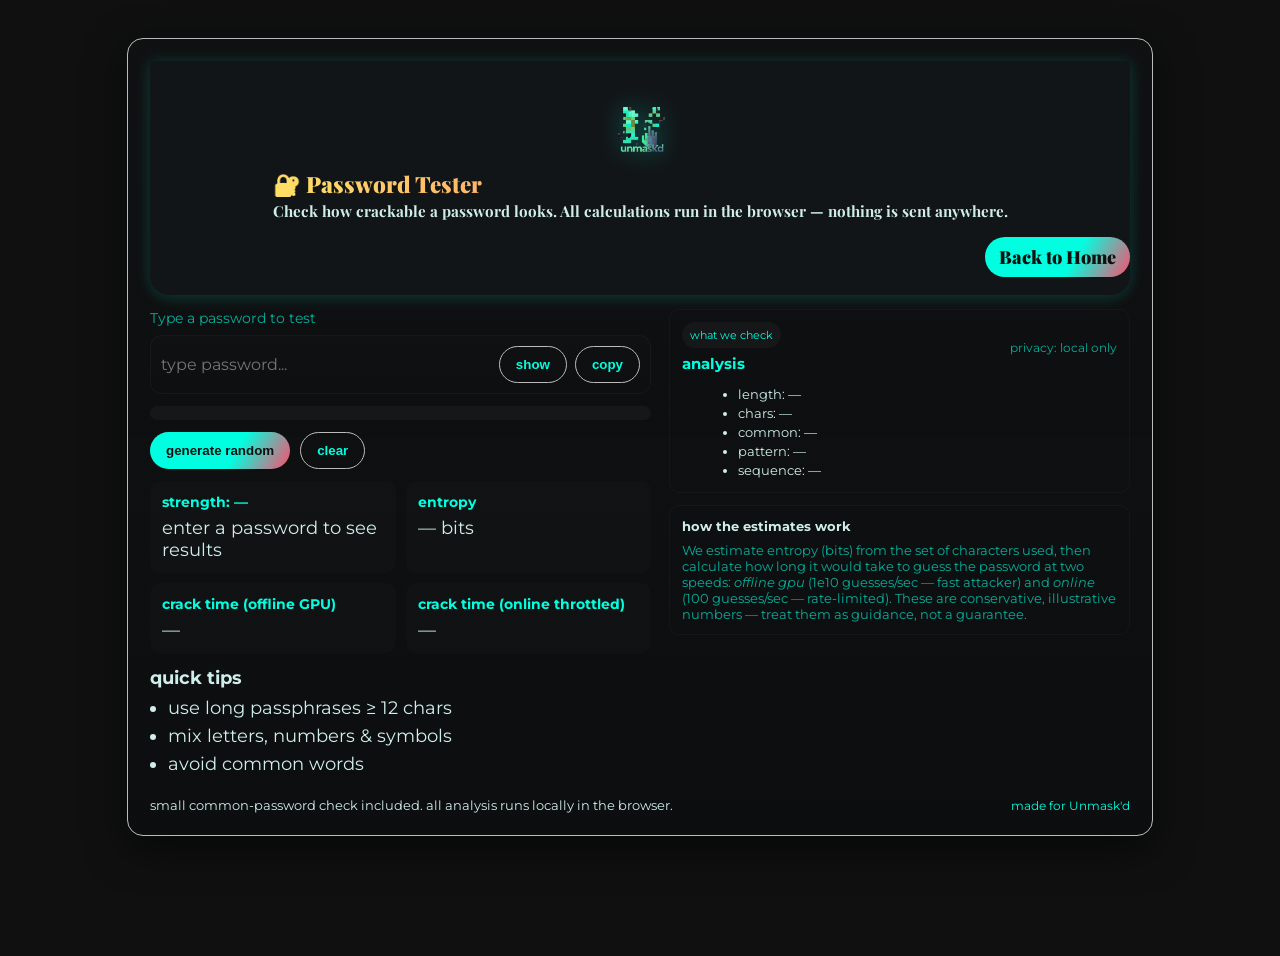
<file: passwordtester.html>
<!doctype html>
<html lang="en">
<head>
  <meta charset="utf-8" />
  <meta name="viewport" content="width=device-width,initial-scale=1" />
  <title>Unmask'd — Password Tester</title>

  <!-- Use the site's shared styles so this page matches the rest of the site -->
  <link href="https://fonts.googleapis.com/css2?family=Montserrat:wght@900;700&family=Open+Sans:wght@400;700&family=Playfair+Display:wght@700&display=swap" rel="stylesheet">
  <link rel="stylesheet" href="style.css">

  <style>
    /* Page-specific layout that uses your site's variables from style.css */
    :root {
      /* fallback values if style.css doesn't expose them exactly */
      --page-max: 980px;
      --tester-gap: 18px;
    }

    html,body{height:100%; margin:0;}
    body {
      background: var(--section-bg, #0f1724);
      color: #fff;
      font-family: var(--ivy-sans, 'Open Sans', Arial, sans-serif);
      -webkit-font-smoothing:antialiased;
      -moz-osx-font-smoothing:grayscale;
      padding: 28px 18px;
      display: flex;
      justify-content: center;
      align-items: flex-start;
    }

    .tester-wrap {
      width: 100%;
      max-width: var(--page-max);
      margin: 10px auto 48px auto;
      background: linear-gradient(180deg, rgba(16,17,18,0.98), rgba(12,13,14,0.96));
      border-radius: 16px;
      padding: 22px;
      box-shadow: 0 12px 40px rgba(0,0,0,0.6), 0 0 30px rgba(0,255,224,0.03);
      border: 1px solid var(--window-border, #222);
    }

    /* Header (consistant with main site) */
    .tester-header {
      display:flex;
      gap:16px;
      align-items:center;
      margin-bottom: 12px;
    }
    .tester-header .logo {
      height:56px;
      width:auto;
      filter: drop-shadow(0 0 12px #00ffe055);
    }
    .tester-header .title-block {
      display:flex;
      flex-direction:column;
    }
    .tester-header h1 {
      margin:0;
      font-family: var(--ivy-serif, 'Playfair Display', serif);
      font-size:1.4rem;
      font-weight:900;
      color: var(--neon-mint, #00ffe0);
    }
    .tester-header p.desc {
      margin:4px 0 0 0;
      color: #cfeee9;
      font-size:0.95rem;
    }

    /* Layout */
    .row {
      display:flex;
      gap: var(--tester-gap);
      align-items:flex-start;
      flex-wrap:wrap;
      margin-top:14px;
    }
    .left { flex:1 1 360px; min-width:280px; }
    .right { flex:1 1 320px; min-width:260px; }

    label.small { font-size:0.9rem; color: var(--neon-mint-alpha, #00ffe0aa); display:block; margin-bottom:8px; }

    .inputwrap {
      background: linear-gradient(180deg, rgba(255,255,255,0.01), rgba(255,255,255,0.005));
      border-radius: 12px;
      padding:10px;
      display:flex;
      gap:8px;
      align-items:center;
      border: 1px solid rgba(255,255,255,0.03);
    }
    input[type="password"], input[type="text"]{
      background:transparent; border:0; outline:0; color:inherit; font-size:16px; width:100%;
      padding:6px 0;
      font-family: var(--ivy-sans, 'Open Sans', Arial, sans-serif);
    }

    .controls { display:flex; gap:10px; margin-top:12px; flex-wrap:wrap; }
    .btn { display:inline-block; background: var(--gradient, linear-gradient(120deg,#00ffe0 60%,#ff4d6d 100%)); color:#101010; font-weight:900; padding:10px 16px; border-radius:999px; border:none; cursor:pointer; text-decoration:none; }
    .btn.ghost { background:transparent; border:1.5px solid var(--window-border,#222); color:var(--neon-mint,#00ffe0); box-shadow:none; }

    .meter { height:14px; background: rgba(255,255,255,0.03); border-radius:10px; overflow:hidden; margin-top:12px; }
    .meter > i { display:block; height:100%; width:0; transition: width 700ms cubic-bezier(.2,.9,.3,1); background: linear-gradient(90deg,#ff7a7a,#ffd66d); }

    .stats { margin-top:12px; display:flex; gap:10px; flex-wrap:wrap; }
    .stat { background: rgba(255,255,255,0.01); padding:12px; border-radius:10px; flex:1 1 140px; min-width:120px; color:#cfeee9; }
    .stat b { display:block; color:var(--neon-mint,#00ffe0); margin-bottom:6px; font-size:14px; }

    .tips { margin-top:14px; color:#cfeee9; }
    .tips ul { margin:8px 0 0 18px; padding:0; }
    .tips li { margin:6px 0; }

    .right .card { background:transparent; padding:12px; border-radius:10px; border:1px solid rgba(255,255,255,0.03); margin-bottom:12px; color:#cfeee9; }
    .badge { font-size:11px; padding:6px 8px; border-radius:999px; background:rgba(255,255,255,0.03); color:var(--neon-mint); display:inline-block; }

    .footer { display:flex; justify-content:space-between; align-items:center; margin-top:16px; gap:12px; color:#cfeee9; font-size:13px; flex-wrap:wrap; }

    /* Back to home button align top right on larger screens */
    .back-home {
      display:inline-block;
      margin-left:auto;
      text-decoration:none;
      padding:8px 14px;
      border-radius:999px;
      background:var(--gradient, linear-gradient(120deg,#00ffe0 60%,#ff4d6d 100%));
      color:#101010;
      font-weight:900;
    }

    @media (max-width:840px){
      .tester-header { flex-direction:column; align-items:flex-start; gap:8px; }
      .back-home { margin-left:0; }
      .row { flex-direction:column; }
    }
  </style>
</head>
<body>
  <main class="tester-wrap" role="main" aria-labelledby="title">
    <header class="tester-header" role="banner">
      <img src="images/new logo.png" alt="Unmask'd Logo" class="logo" />
      <div class="title-block">
        <h1 id="title">🔐 Password Tester</h1>
        <p class="desc">Check how crackable a password looks. All calculations run in the browser — nothing is sent anywhere.</p>
      </div>

      <!-- Return to Home -->
      <a href="index.html" class="back-home" aria-label="Back to Home">Back to Home</a>
    </header>

    <div class="row">
      <!-- left column -->
      <div class="left">
        <label class="small" for="pwd">Type a password to test</label>
        <div class="inputwrap" role="group" aria-labelledby="pwd">
          <input id="pwd" type="password" autocomplete="new-password" placeholder="type password..." aria-describedby="strengthLabel" />
          <button id="toggle" class="btn ghost" title="show/hide" aria-pressed="false">show</button>
          <button id="copy" class="btn ghost" title="copy password">copy</button>
        </div>

        <div class="meter" aria-hidden="true"><i id="meterbar" style="width:0%"></i></div>

        <div class="controls" role="group" aria-label="options">
          <button class="btn" id="randomBtn">generate random</button>
          <button class="btn ghost" id="clearBtn">clear</button>
        </div>

        <div class="stats" aria-live="polite">
          <div class="stat">
            <b id="strengthLabel">strength: —</b>
            <div id="strengthNote">enter a password to see results</div>
          </div>
          <div class="stat">
            <b>entropy</b>
            <div id="entropy">— bits</div>
          </div>
          <div class="stat">
            <b>crack time (offline GPU)</b>
            <div id="crackFast">—</div>
          </div>
          <div class="stat">
            <b>crack time (online throttled)</b>
            <div id="crackSlow">—</div>
          </div>
        </div>

        <div class="tips" aria-live="polite">
          <strong>quick tips</strong>
          <ul id="adviceList">
            <li>use long passphrases ≥ 12 chars</li>
            <li>mix letters, numbers & symbols</li>
            <li>avoid common words or repeated patterns</li>
          </ul>
        </div>
      </div>

      <!-- right column -->
      <aside class="right" aria-label="analysis">
        <div class="card" role="region" aria-labelledby="analysisTitle">
          <div style="display:flex;justify-content:space-between;align-items:center">
            <div>
              <div class="badge">what we check</div>
              <h2 id="analysisTitle" style="margin:6px 0 0 0;font-size:15px;color:var(--neon-mint)">analysis</h2>
            </div>
            <div style="text-align:right;color:var(--neon-mint-alpha, #00ffe0aa);font-size:12px">privacy: local only</div>
          </div>

          <ul id="checks" style="margin:12px 0 0 16px;color:#cfeee9;font-size:13px;line-height:1.45">
            <li id="check-length">length: —</li>
            <li id="check-chars">character variety: —</li>
            <li id="check-common">common password check: —</li>
            <li id="check-pattern">pattern / repeats: —</li>
            <li id="check-sequence">keyboard/sequence: —</li>
          </ul>
        </div>

        <div class="card" style="margin-top:12px">
          <div style="color:#cfeee9;font-size:13px">
            <strong>how the estimates work</strong>
            <p style="margin:8px 0 0 0;color:var(--neon-mint-alpha, #00ffe0aa)">We estimate entropy (bits) from the set of characters used, then calculate how long it would take to guess the password at two speeds: <em>offline gpu</em> (1e10 guesses/sec — fast attacker) and <em>online</em> (100 guesses/sec — rate-limited). These are conservative, illustrative numbers — treat them as guidance, not a guarantee.</p>
          </div>
        </div>
      </aside>
    </div>

    <div class="footer">
      <div class="note">small common-password check included. all analysis runs locally in the browser.</div>
      <div style="font-size:12px;color:var(--neon-mint)">made for Unmask'd</div>
    </div>
  </main>

  <script>
  /*
    Password tester logic (same behavior as your provided page)
    Runs fully in-browser, no network requests.
  */
  (function(){
    const pwdInput = document.getElementById('pwd');
    const meterBar = document.getElementById('meterbar');
    const strengthLabel = document.getElementById('strengthLabel');
    const strengthNote = document.getElementById('strengthNote');
    const entropyEl = document.getElementById('entropy');
    const crackFast = document.getElementById('crackFast');
    const crackSlow = document.getElementById('crackSlow');
    const adviceList = document.getElementById('adviceList');
    const checks = {
      length: document.getElementById('check-length'),
      chars: document.getElementById('check-chars'),
      common: document.getElementById('check-common'),
      pattern: document.getElementById('check-pattern'),
      seq: document.getElementById('check-sequence')
    };

    const randomBtn = document.getElementById('randomBtn');
    const clearBtn = document.getElementById('clearBtn');
    const toggle = document.getElementById('toggle');
    const copyBtn = document.getElementById('copy');

    toggle.addEventListener('click', () => {
      const showing = pwdInput.type === 'text';
      pwdInput.type = showing ? 'password' : 'text';
      toggle.textContent = showing ? 'show' : 'hide';
      toggle.setAttribute('aria-pressed', String(!showing));
    });

    copyBtn.addEventListener('click', () => {
      navigator.clipboard?.writeText(pwdInput.value).then(()=> {
        const prev = copyBtn.textContent;
        copyBtn.textContent = 'copied';
        setTimeout(()=> copyBtn.textContent = prev,1200);
      }).catch(()=> {
        // ignore
      });
    });

    clearBtn.addEventListener('click', ()=> {
      pwdInput.value = '';
      update();
    });

    randomBtn.addEventListener('click', ()=> {
      pwdInput.value = generateRandomPass(14);
      update();
    });

    const commonPasswords = [
      "123456","password","123456789","12345678","qwerty","abc123","111111","iloveyou","admin","welcome",
      "password1","1234","letmein","monkey","dragon","passw0rd","master"
    ];

    function generateRandomPass(len=12){
      const chars = "abcdefghijklmnopqrstuvwxyzABCDEFGHIJKLMNOPQRSTUVWXYZ0123456789!@#$%^&*()-_=+[]{};:,.<>?";
      let s = '';
      for (let i=0;i<len;i++) s += chars[Math.floor(Math.random()*chars.length)];
      return s;
    }

    pwdInput.addEventListener('input', update);
    update();

    function update(){
      const pw = pwdInput.value || '';
      if (!pw) {
        meterBar.style.width = '0%';
        strengthLabel.textContent = 'strength: —';
        strengthNote.textContent = 'enter a password to see results';
        entropyEl.textContent = '— bits';
        crackFast.textContent = '—';
        crackSlow.textContent = '—';
        Object.values(checks).forEach(el => el.textContent = el.id.replace('check-','') + ': —');
        renderSuggestions(['use long passphrases ≥ 12 chars','mix letters, numbers & symbols','avoid common words']);
        return;
      }

      const hasLower = /[a-z]/.test(pw);
      const hasUpper = /[A-Z]/.test(pw);
      const hasDigit = /[0-9]/.test(pw);
      const hasSymbol = /[^A-Za-z0-9]/.test(pw);
      const hasUnicode = /[^\x00-\x7F]/.test(pw);

      let poolSize = 0;
      if (hasLower) poolSize += 26;
      if (hasUpper) poolSize += 26;
      if (hasDigit) poolSize += 10;
      if (hasSymbol) poolSize += 32;
      if (hasUnicode) poolSize += 100;

      const len = pw.length;
      checks.length.textContent = `length: ${len} char${len===1?'':'s'}`;
      checks.chars.textContent = `character variety: ${hasLower? 'lower ':''
        }${hasUpper? 'upper ':''}${hasDigit? 'digits ':''}${hasSymbol? 'symbols ':''}`.trim() || 'none';

      const entropy = poolSize > 1 ? (len * Math.log2(poolSize)) : 0;
      entropyEl.textContent = `${Math.round(entropy)} bits`;

      let strength = 'very weak';
      const e = entropy;
      if (commonPasswords.includes(pw.toLowerCase())) {
        strength = 'very weak';
      } else if (e < 28) {
        strength = 'very weak';
      } else if (e < 36) {
        strength = 'weak';
      } else if (e < 60) {
        strength = 'moderate';
      } else if (e < 80) {
        strength = 'strong';
      } else {
        strength = 'very strong';
      }
      strengthLabel.textContent = `strength: ${strength}`;

      const maxEntropy = 100;
      const pct = Math.min(100, Math.round((entropy / maxEntropy) * 100));
      meterBar.style.width = pct + '%';
      if (pct < 25) meterBar.style.background = 'linear-gradient(90deg,#ef4444,#ff7a7a)';
      else if (pct < 50) meterBar.style.background = 'linear-gradient(90deg,#f59e0b,#ffd66d)';
      else if (pct < 75) meterBar.style.background = 'linear-gradient(90deg,#06b6d4,#7dd3fc)';
      else meterBar.style.background = 'linear-gradient(90deg,#10b981,#60a5fa)';

      const guesses = Math.pow(2, entropy);
      const speeds = { offline: 1e10, online: 100 };
      crackFast.textContent = formatDuration(guesses / speeds.offline);
      crackSlow.textContent = formatDuration(guesses / speeds.online);

      checks.common.textContent = commonPasswords.includes(pw.toLowerCase()) ? 'common password: yes — avoid' : 'common password: not in small list';
      checks.pattern.textContent = detectPatterns(pw) ? 'pattern / repeats: detected' : 'pattern / repeats: none detected';
      checks.seq.textContent = detectSequence(pw) ? 'sequence: likely' : 'sequence: none';

      const suggestions = generateSuggestions(pw, {len, hasLower, hasUpper, hasDigit, hasSymbol});
      renderSuggestions(suggestions);
    }

    function formatDuration(seconds){
      if (!isFinite(seconds) || seconds <= 0) return 'instantly';
      const units = [
        {s: 31557600, name:'years'},
        {s: 86400, name:'days'},
        {s: 3600, name:'hours'},
        {s: 60, name:'minutes'},
        {s: 1, name:'seconds'}
      ];
      for (const u of units){
        const v = Math.floor(seconds / u.s);
        if (v >= 1) return `${v} ${u.name}`;
      }
      return 'less than a second';
    }

    function detectPatterns(s){
      if (/^(.)\1+$/.test(s)) return true;
      for (let size=1; size<=Math.floor(s.length/2); size++){
        let chunk = s.slice(0,size);
        if (chunk.repeat(Math.floor(s.length/size)) === s) return true;
      }
      if (/qwerty|asdf|zxcv|1234|4321/.test(s.toLowerCase())) return true;
      return false;
    }

    function detectSequence(s){
      const seqs = [
        'abcdefghijklmnopqrstuvwxyz',
        '0123456789',
        'qwertyuiopasdfghjklzxcvbnm'
      ];
      const lower = s.toLowerCase();
      for (const seq of seqs){
        for (let i=0;i<seq.length-2;i++){
          const piece = seq.substr(i,3);
          if (lower.includes(piece)) return true;
          const rev = piece.split('').reverse().join('');
          if (lower.includes(rev)) return true;
        }
      }
      return false;
    }

    function generateSuggestions(pw, props){
      const s = [];
      if (commonPasswords.includes(pw.toLowerCase())) s.push('this is a very common password — pick something unique');
      if (props.len < 12) s.push('use at least 12 characters; passphrases are easier to remember');
      if (!props.hasUpper) s.push('add some uppercase letters');
      if (!props.hasDigit) s.push('add numbers (e.g., separate words with a number)');
      if (!props.hasSymbol) s.push('add a symbol or punctuation for extra entropy');
      if (detectPatterns(pw)) s.push('avoid repeated patterns or short repeated chunks');
      if (detectSequence(pw)) s.push('avoid obvious sequences like "1234" or "abcd"');
      if (s.length === 0) s.push('looks solid — consider a password manager to store it safely');
      return s;
    }

    function renderSuggestions(list){
      adviceList.innerHTML = '';
      list.forEach(it=>{
        const li = document.createElement('li');
        li.textContent = it;
        adviceList.appendChild(li);
      });
    }

    // prevent Enter from submitting form or navigating
    document.addEventListener('keydown', (e)=>{
      if (e.key === 'Enter' && document.activeElement === pwdInput) {
        e.preventDefault();
      }
    });

  })();
  </script>
</body>
</html>
</file>
<file: style.css>
:root {
  --window-border: #bbbbbb;
  --side-nav-bg: rgba(24, 28, 32, 0.93);
  --status-bg: #181c1eeb;
  --status-txt: #fff;
  --window-titlebar-bg: #131619ec;
  --window-titlebar-txt: #00ffe0;
  --gradient: linear-gradient(120deg, #00ffe0 60%, #ff4d6d 100%);
  --neon-mint: #00ffe0;
  --neon-mint-alpha: #00ffe0aa;
  --neon-pink: #ff4d6d;
  --neon-yellow: #ffe066;
  --ivy-serif: 'Playfair Display', Georgia, serif;
  --ivy-sans: 'Montserrat', 'Open Sans', Arial, sans-serif;
  --card-bg: #181c1e;
  --section-bg: #101010;
}

body {
  min-height: 100vh;
  margin: 0;
  background: var(--section-bg);
  color: #fff;
  font-family: var(--ivy-sans);
  font-size: 18px;
}

.container {
  width: 100vw;
  max-width: 100vw;
  margin: 0;
  padding: 0 24px;
  background: transparent;
}

header,
.unmaskd-header {
  position: relative;
  background: var(--window-titlebar-bg);
  color: var(--window-titlebar-txt);
  font-family: var(--ivy-serif);
  font-weight: 700;
  box-shadow: 0 2px 16px #00ffe033;
  border-radius: 0 0 20px 20px;
  padding: 38px 0 18px 0;
  min-height: 80px;
  max-width: 2000px;
  margin: 0 auto;
  display: flex;
  flex-direction: column;
  align-items: center;
}

.header-logo {
  position: static;
  left: unset;
  top: unset;
  transform: none;
  height: 90px;
  width: auto;
  margin: 0 auto 12px auto;
  display: block;
  filter: drop-shadow(0 0 24px #00ffe066);
  z-index: 2;
}

.header-title-block {
  display: flex;
  flex-direction: column;
  align-items: center;
  justify-content: center;
  width: 100%;
}

.header-title {
  display: flex;
  align-items: center;
  justify-content: center;
  margin: 0;
  font-size: 3.2rem;
  font-weight: 900;
  letter-spacing: 2px;
  text-align: center;
  flex-wrap: wrap;
  width: 100%;
  word-break: break-word;
  line-height: 1.1;
}

.title-gradient,
header .title-gradient,
.hero-title-glow,
h1,
.main-heading {
  background: linear-gradient(90deg, #ffe066, #ff4d6d, #00ffe0, #ffe066);
  background-size: 300% 300%;
  -webkit-background-clip: text;
  -webkit-text-fill-color: transparent;
  animation: titleGradientMove 6s ease-in-out infinite;
  font-weight: 900;
  text-align: center;
  word-break: break-word;
  line-height: 1.18;
}

.title-mint {
  color: #00ffe0;
  font-weight: 900;
  margin-left: 10px;
}

.header-tagline {
  font-size: 1.35rem;
  font-weight: 500;
  margin-top: 14px;
  color: #ffe066;
  letter-spacing: 1px;
  text-align: center;
  width: 100%;
  word-break: break-word;
}

@keyframes titleGradientMove {
  0% { background-position: 0% 50%; }
  50% { background-position: 100% 50%; }
  100% { background-position: 0% 50%; }
}

nav {
  background: var(--side-nav-bg);
  border-radius: 12px;
  box-shadow: 0 2px 24px #00ffe022;
  margin: 24px 0;
  padding: 12px 0;
  position: sticky;
  top: 0;
  z-index: 99;
}
nav ul {
  display: flex;
  gap: 32px;
  justify-content: center;
  list-style: none;
  margin: 0;
  padding: 0;
}
nav a {
  color: var(--neon-mint);
  font-weight: 700;
  text-decoration: none;
  font-size: 1.08rem;
  padding: 6px 18px;
  border-radius: 8px;
  transition: background 0.18s, color 0.18s;
}
nav a:hover,
nav a.active {
  background: var(--gradient);
  color: #101010;
}

section {
  min-height: 80vh;
  padding: 64px 0;
  box-sizing: border-box;
  background: transparent;
  opacity: 0;
  transform: translateY(60px) scale(0.98);
  transition: opacity 0.7s cubic-bezier(.45, .05, .55, .95), transform 0.7s cubic-bezier(.45, .05, .55, .95);
  margin-bottom: 32px;
  border-radius: 0;
  box-shadow: none;
  text-align: center;
  width: 100%;
  word-break: break-word;
}
section.visible {
  opacity: 1;
  transform: translateY(0) scale(1);
}

h1,
.main-heading {
  font-family: var(--ivy-serif);
  font-size: 2.3rem;
  font-weight: 900;
  margin-bottom: 0.2em;
  text-align: center;
  width: 100%;
  word-break: break-word;
  line-height: 1.18;
}

/* TRIANGLE GRID FOR TOOL CARDS (2 top, 1 below centered) */
.tool-card-grid.triangle {
  display: grid;
  grid-template-columns: 1fr 1fr;
  grid-template-rows: auto auto;
  gap: 32px 64px;
  justify-content: center;
  align-items: stretch;
  margin: 40px auto 0 auto;
  max-width: 800px;
  width: 100%;
}
.tool-card-grid.triangle .tool-card:nth-child(3) {
  grid-column: 1 / 3;
  margin: 0 auto !important;
  justify-self: center;
  width: 60%;
  max-width: 330px;
}

@media (max-width: 900px) {
  .tool-card-grid.triangle {
    gap: 24px 16px;
    max-width: 98vw;
  }
  .tool-card-grid.triangle .tool-card:nth-child(3) {
    width: 80%;
  }
}
@media (max-width: 700px) {
  .tool-card-grid.triangle {
    grid-template-columns: 1fr;
    grid-template-rows: auto;
  }
  .tool-card-grid.triangle .tool-card {
    width: 100% !important;
    max-width: 98vw;
  }
  .tool-card-grid.triangle .tool-card:nth-child(3) {
    margin: 0 !important;
    width: 100% !important;
  }
}

/* GRID FOR FOUR CARDS (Digital Defense Hub) */
.tool-card-grid.four {
  display: grid;
  grid-template-columns: 1fr 1fr;
  gap: 32px 64px;
  justify-content: center;
  align-items: stretch;
  margin: 40px auto 0 auto;
  max-width: 900px;
  width: 100%;
}
@media (max-width: 700px) {
  .tool-card-grid.four {
    grid-template-columns: 1fr;
    gap: 24px 0;
    max-width: 98vw;
  }
}

/* CARD BASE STYLING */
.tool-card, .tool-card-link {
  background: var(--card-bg);
  border: 1.5px solid var(--window-border);
  border-radius: 16px;
  padding: 32px 16px 24px 16px;
  color: #fff;
  box-shadow: 0 0 20px #00ffe033;
  transition: box-shadow 0.2s, transform 0.2s;
  text-align: center;
  width: 100%;
  max-width: 330px;
  margin: 0 auto;
  font-size: 1.15rem;
  position: relative;
  cursor: pointer;
  text-decoration: none;
  display: block;
}

.tool-card-link {
  border: 1.5px solid var(--window-border);
}

.tool-card:hover, .tool-card-link:hover {
  box-shadow: 0 0 36px #00ffe099, 0 0 16px #ff4d6d44;
  animation: shakeCard 0.18s 1;
  transform: scale(1.03) translateY(-4px);
}

@keyframes shakeCard {
  0% { transform: translateY(-2px) rotate(-1deg);}
  30% { transform: translateY(2px) rotate(2deg);}
  60% { transform: translateY(-2px) rotate(-1deg);}
  100% { transform: scale(1.03) translateY(-4px);}
}

/* Make cards clickable */
.tool-card-link {
  cursor: pointer;
}

/* Card Headings */
.tool-card h3,
.tool-card h4,
.tool-card-link h3,
.tool-card-link h4 {
  font-family: var(--ivy-serif);
  color: var(--neon-mint);
  margin-bottom: 8px;
  text-align: center;
  font-size: 1.35rem;
  font-weight: 900;
  word-break: break-word;
}

/* Card Emoji/Icon */
.tool-card .icon,
.tool-card-link .icon {
  font-size: 1.8rem;
  margin-right: 8px;
  vertical-align: middle;
}

/* HERO BUTTONS */
.hero-btn-neon,
.slide-cta {
  display: block;
  background: var(--gradient);
  color: #101010;
  font-weight: 900;
  border-radius: 999px;
  padding: 16px 38px;
  box-shadow: 0 0 22px #00ffe0cc, 0 0 10px #ff4d6d77;
  font-size: 1.14rem;
  letter-spacing: 0.04em;
  cursor: pointer;
  text-decoration: none;
  transition: background 0.18s, box-shadow 0.18s, color 0.18s, transform 0.16s;
  text-shadow: 0 0 6px #00ffe0, 0 0 2px #fff;
  margin: 32px auto 0 auto;
  text-align: center;
  max-width: 400px;
  width: 100%;
  box-sizing: border-box;
  border: none;
}

.hero-btn-neon:hover, .slide-cta:hover {
  background: linear-gradient(100deg, #f5a2c7 0%, #ffe066 100%);
  color: #613c7f;
  box-shadow: 0 4px 30px #f5a2c755, 0 0 30px #00ffe0cc;
  transform: scale(1.07) translateY(-2px);
}

/* TRIANGLE GRID FOR JOIN PAGE */
#join .tool-card-grid {
  display: grid;
  grid-template-columns: 1fr 1fr;
  grid-template-rows: auto auto;
  gap: 32px 64px;
  justify-content: center;
  align-items: stretch;
  margin: 40px auto 0 auto;
  max-width: 800px;
  width: 100%;
}
#join .tool-card:nth-child(3) {
  grid-column: 1 / 3;
  margin: 0 auto !important;
  justify-self: center;
  width: 60%;
  max-width: 330px;
}
@media (max-width: 700px) {
  #join .tool-card-grid {
    grid-template-columns: 1fr;
    grid-template-rows: auto;
    gap: 24px 0;
    max-width: 98vw;
  }
  #join .tool-card {
    width: 100% !important;
    max-width: 98vw;
  }
  #join .tool-card:nth-child(3) {
    margin: 0 !important;
    width: 100% !important;
  }
}

/* TRIANGLE GRID FOR INSIGHTS PAGE */
#insights .tool-card-grid {
  display: grid;
  grid-template-columns: 1fr 1fr;
  grid-template-rows: auto auto;
  gap: 32px 64px;
  justify-content: center;
  align-items: stretch;
  margin: 40px auto 0 auto;
  max-width: 800px;
  width: 100%;
}
#insights .tool-card:nth-child(3) {
  grid-column: 1 / 3;
  margin: 0 auto !important;
  justify-self: center;
  width: 60%;
  max-width: 330px;
}
@media (max-width: 700px) {
  #insights .tool-card-grid {
    grid-template-columns: 1fr;
    grid-template-rows: auto;
    gap: 24px 0;
    max-width: 98vw;
  }
  #insights .tool-card {
    width: 100% !important;
    max-width: 98vw;
  }
  #insights .tool-card:nth-child(3) {
    margin: 0 !important;
    width: 100% !important;
  }
}

/* HERO INTRO */
.hero-intro-wide {
  font-size: 1.18rem;
  text-align: center;
  margin-bottom: 32px;
  max-width: 900px;
  margin-left: auto;
  margin-right: auto;
  line-height: 1.6;
  word-break: break-word;
}

/* GLIDE IN FROM BOTTOM ANIMATION */
.glide-bottom {
  opacity: 0;
  transform: translateY(60px);
  animation: glideBottom 1s cubic-bezier(.45,.05,.55,.95) forwards;
}
@keyframes glideBottom {
  0% { opacity: 0; transform: translateY(60px);}
  100% { opacity: 1; transform: translateY(0);}
}

/* Quick Links heading glide in */
.footer-links-title.glide-bottom {
  animation-delay: 0.7s;
}

/* CONTACT ETC */
.contact-wrap {
  display: flex;
  gap: 48px;
  background: var(--section-bg);
  max-width: 900px;
  margin: 48px auto 32px auto;
  border-radius: 24px;
  box-shadow: 0 4px 32px #00ffe033;
  padding: 40px 32px;
  flex-wrap: wrap;
  text-align: left;
}
.contact-form {
  flex: 1.2;
  min-width: 280px;
  background: var(--card-bg);
  border-radius: 16px;
  padding: 32px;
  box-shadow: 0 0 12px #ff4d6d22;
}
.contact-form label {
  display: block;
  font-weight: 700;
  color: var(--neon-mint);
  margin-bottom: 7px;
  font-family: var(--ivy-sans);
}
.contact-form input,
.contact-form textarea {
  width: 100%;
  padding: 11px 12px;
  border-radius: 7px;
  border: 1.5px solid var(--window-border);
  background: #111;
  color: #fff;
  font-size: 1rem;
  margin-bottom: 18px;
  font-family: var(--ivy-sans);
  box-sizing: border-box;
  outline: none;
  transition: border-color 0.2s;
}
.contact-form input:focus,
.contact-form textarea:focus {
  border-color: var(--neon-mint);
}
.contact-form button {
  background: var(--gradient);
  color: #181818;
  font-weight: 800;
  border: none;
  border-radius: 999px;
  padding: 14px 38px;
  font-size: 1.11rem;
  cursor: pointer;
  box-shadow: 0 0 14px #00ffe055, 0 0 8px #ff4d6d33;
  transition: background 0.18s, box-shadow 0.18s, color 0.18s, transform 0.16s;
}
.contact-form button:hover {
  background: linear-gradient(100deg, #f5a2c7 0%, #ffe066 100%);
  color: #613c7f;
  box-shadow: 0 4px 30px #f5a2c755, 0 0 30px #00ffe0cc;
  transform: scale(1.03) translateY(-2px);
}
.contact-info {
  flex: 1;
  min-width: 230px;
  background: #161616;
  border-radius: 16px;
  padding: 32px 24px;
  color: #fff;
  box-shadow: 0 0 12px #00ffe033;
  font-size: 1.08rem;
  display: flex;
  flex-direction: column;
  justify-content: center;
  gap: 18px;
  font-family: var(--ivy-sans);
}
.contact-info a {
  color: var(--neon-mint);
  text-decoration: none;
  font-weight: 700;
}
.contact-info a:hover {
  color: var(--neon-pink);
  text-decoration: underline;
}

@media (max-width: 900px) {
  .contact-wrap {
    flex-direction: column;
    gap: 26px;
    padding: 24px 10px;
  }
  .contact-form,
  .contact-info {
    max-width: 100%;
  }
  .unmaskd-header {
    min-height: 110px;
    padding: 30px 0 10px;
  }
  .header-logo {
    height: 62px;
    margin-left: 12px;
  }
  .header-title {
    font-size: 1.6rem;
  }
  .header-tagline {
    font-size: .95rem;
  }
}

.faqs-section {
  margin: 52px auto;
  max-width: 800px;
}
.faqs-list {
  margin-top: 32px;
}
.faq-item {
  margin-bottom: 18px;
  box-shadow: 0 2px 18px #00ffe022;
  border-radius: 13px;
  background: #181818;
}
.faq-question {
  width: 100%;
  background: transparent;
  border: none;
  color: var(--neon-mint);
  font-size: 1.13rem;
  font-weight: 700;
  text-align: left;
  padding: 18px 24px;
  cursor: pointer;
  border-radius: 13px;
  transition: background 0.19s, color 0.19s;
  font-family: var(--ivy-sans);
}
.faq-question.active,
.faq-question:focus {
  background: var(--gradient);
  color: #181818;
}
.faq-answer {
  display: none;
  padding: 0 24px 18px 24px;
  color: #fff;
  font-size: 1.02rem;
  line-height: 1.5;
  animation: fadeInFaq 0.5s;
}
@keyframes fadeInFaq {
  from { opacity: 0; transform: translateY(-10px);}
  to { opacity: 1; transform: translateY(0);}
}
.faq-answer.open {
  display: block;
}

/* Misc styles */
.quote-banner {
  margin-top: 28px;
  font-size: 1.25rem;
  font-weight: 700;
  color: #ffe066;
  text-shadow: 0 0 6px #ffe066aa;
  text-align: center;
}
.impact-stats {
  display: flex;
  justify-content: center;
  flex-wrap: wrap;
  gap: 32px;
  margin: 30px 0;
}
.stat-block {
  text-align: center;
  font-size: 2rem;
  font-weight: 800;
  color: #00ffe0;
}
.stat-block p {
  font-size: 1rem;
  color: #fff;
}
.testimonial {
  font-style: italic;
  font-size: 1.1rem;
  margin: 20px auto;
  max-width: 600px;
  color: #ffe066;
  text-align: center;
}
.info-card {
  background: #111;
  border: 1px solid #333;
  padding: 20px;
  margin-bottom: 16px;
  border-radius: 12px;
  color: #fff;
  box-shadow: 0 0 10px #00ffe055;
}
.story-gallery {
  background: #101010;
  padding: 24px;
  border-radius: 12px;
  text-align: center;
  color: #aaa;
}

/* Footer */
footer,
.unmaskd-footer {
  background: var(--status-bg);
  color: var(--status-txt);
  text-align: center;
  padding: 22px 0 10px 0;
  border-top: 1.5px solid var(--window-border);
  font-size: 1.04rem;
  font-weight: 700;
  padding: 22px 0 10px 0;
  border-radius: 0 0 20px 20px;
  margin-top: 40px;
}
.unmaskd-footer {
  background: radial-gradient(circle at 75% 10%, #181c1eeb 60%, #101010 100%);
  color: #fff;
  padding: 48px 0 0 0;
  margin-top: 64px;
  font-family: var(--ivy-sans);
  border-top: 2px solid var(--window-border);
  text-align: left;
}
.footer-main {
  display: flex;
  max-width: 1100px;
  margin: 0 auto;
  justify-content: space-between;
  align-items: center;
  gap: 100px;
  padding: 0 24px 36px 24px;
  flex-wrap: wrap;
}
.footer-col.left {
  flex: 1.3;
  min-width: 340px;
  display: flex;
  flex-direction: column;
  align-items: flex-start;
  justify-content: center;
}
.footer-logo {
  width: 150px;
  max-width: 100%;
  margin-bottom: 3px;
  filter: drop-shadow(0 0 12px #00ffe066);
  display: block;
  opacity: 0;
  transform: translateY(60px);
  animation: glideUpFooterLogo 1.3s cubic-bezier(.45,.05,.55,.95) forwards;
  animation-delay: 0.7s;
}
@keyframes glideUpFooterLogo {
  0% { opacity: 0; transform: translateY(60px);}
  100% { opacity: 1; transform: translateY(0);}
}
.footer-about {
  font-size: 1.18rem;
  color: #ddd;
  margin-bottom: 24px;
  max-width: 400px;
  font-weight: 500;
  line-height: 1.5;
  letter-spacing: 1px;
  text-align: left;
}
.footer-socials {
  margin-top: 6px;
}
.footer-socials a {
  display: inline-block;
  font-size: 1.2rem;
  color: var(--neon-mint);
  margin-right: 28px;
  transition: color 0.18s;
}
.footer-socials a:last-child {
  margin-right: 0;
}
.footer-socials a:hover {
  color: var(--neon-pink);
}
.footer-col.right {
  flex: 1;
  min-width: 260px;
  display: flex;
  flex-direction: column;
  align-items: flex-start;
  justify-content: center;
}
.footer-links-title {
  font-weight: 900;
  color: var(--neon-mint-alpha);
  font-size: 2rem;
  margin-bottom: 22px;
  letter-spacing: 1px;
  text-align: left;
  opacity: 0;
  transform: translateY(60px);
  animation: glideBottom 1s cubic-bezier(.45,.05,.55,.95) forwards;
  animation-delay: 0.7s;
}
.footer-links {
  list-style: none;
  padding: 0;
  margin: 0;
}
.footer-links li {
  margin-bottom: 18px;
}
.footer-links a {
  color: #fff;
  text-decoration: none;
  font-weight: 400;
  font-size: 1.26rem;
  letter-spacing: .5px;
  transition: color 0.2s;
}
.footer-links a:hover {
  color: var(--neon-mint);
  text-decoration: underline;
}
.footer-bottom,
.footer-bottom-marquee {
  text-align: center;
  color: var(--neon-mint);
  font-size: 1.12rem;
  font-weight: 700;
  padding: 20px 0 12px 0;
  border-top: 1px solid #222;
  background: transparent;
  margin-top: 0;
  letter-spacing: 1px;
}
.footer-bottom-marquee {
  width: 100%;
  background: transparent;
  padding: 16px 0 12px 0;
  color: var(--neon-mint);
}
.footer-bottom-marquee marquee {
  font-family: var(--ivy-sans);
  color: var(--neon-mint);
  text-shadow: 0 0 8px #00ffe0aa;
  background: transparent;
}

@media (max-width: 950px) {
  .container {
    padding: 0 5vw;
  }
  .tool-card-grid.triangle,
  .tool-card-grid.four {
    max-width: 98vw;
    gap: 24px 16px;
  }
  .footer-main {
    gap: 36px;
  }
  .footer-logo {
    width: 190px;
    margin-bottom: 18px;
  }
  .footer-links-title {
    font-size: 1.4rem;
    margin-bottom: 10px;
  }
  .footer-about {
    font-size: 1rem;
  }
}

@media (max-width: 820px) {
  .footer-main {
    flex-direction: column;
    gap: 32px;
    align-items: flex-start;
  }
  .footer-col.left,
  .footer-col.right {
    min-width: 0;
    width: 100%;
  }
  .footer-logo {
    margin-left: 0;
    margin-right: 0;
    width: 150px;
  }
}

@media (max-width: 700px) {
  header {
    font-size: 1.3rem;
  }
  .main-heading,
  h1 {
    font-size: 1.2rem;
  }
  .hero-btn-neon {
    padding: 12px 7vw;
    font-size: 1rem;
  }
  .hero-intro-wide {
    font-size: 1rem;
  }
  .footer-main {
    gap: 22px;
    padding: 0 8px 18px 8px;
  }
  .footer-logo {
    width: 110px;
    margin-bottom: 10px;
  }
  .footer-links-title {
    font-size: 1.1rem;
    margin-bottom: 8px;
  }
}

@media (max-width: 600px) {
  .hero-overlay-content {
    padding: 22px 3vw 28px 3vw;
  }
}

.glide-bottom {
  opacity: 0;
  transform: translateY(60px);
  animation: glideBottom 1s cubic-bezier(.45,.05,.55,.95) forwards;
}
@keyframes glideBottom {
  0% { opacity: 0; transform: translateY(60px);}
  100% { opacity: 1; transform: translateY(0);}
}
.type-body {
  white-space: pre-line;
  overflow-wrap: break-word;
  word-break: break-word;
  width: 100%;
  text-align: center;
}
.hero-slideshow {
  position: relative;
  width: 100%;
  max-width: 1200px;
  min-height: 480px;
  margin: 0 auto;
  overflow: hidden;
}

.hero-slide {
  position: absolute;
  top: 0; left: 0; width: 100%; height: 100%;
  opacity: 0;
  z-index: 1;
  transition: opacity 0.8s cubic-bezier(.45,.05,.55,.95);
  pointer-events: none;
  display: flex;
  flex-direction: column;
  justify-content: center;
}

.hero-slide.active {
  opacity: 1;
  z-index: 2;
  pointer-events: all;
}

.slide-bg {
  position: absolute;
  inset: 0;
  background-size: cover;
  background-position: center;
  z-index: 0;
  filter: brightness(0.68);
}

.slide-content {
  position: relative;
  z-index: 2;
  padding: 56px 32px 32px 32px;
  text-align: center;
  max-width: 700px;
  margin: 0 auto;
}
.hero-slideshow {
  position: relative;
  width: 100vw;
  height: 100vh;
  min-height: 500px;
  overflow: hidden;
  margin: 0;
  padding: 0;
}

.hero-slide {
  position: absolute;
  top: 0; left: 0;
  width: 100vw;
  height: 100vh;
  opacity: 0;
  z-index: 1;
  transition: opacity 1.2s cubic-bezier(.43,.04,.55,.95);
  pointer-events: none;
  display: flex;
  align-items: center;
  justify-content: flex-start;
  will-change: opacity;
}

.hero-slide.active {
  opacity: 1;
  z-index: 2;
  pointer-events: all;
}

.slide-bg {
  position: absolute;
  inset: 0;
  width: 100vw;
  height: 100vh;
  background-size: cover;
  background-position: center;
  filter: brightness(0.58) blur(0px); /* adjust brightness for readability */
  z-index: 0;
}

.slide-content {
  position: relative;
  z-index: 2;
  display: flex;
  flex-direction: column;
  align-items: flex-start;
  justify-content: center;
  padding: 5vh 8vw;
  max-width: 680px;
  text-align: left;
  gap: 20px;
}

.slide-title {
  font-family: 'Playfair Display', Georgia, serif;
  font-size: 3.2rem;
  font-weight: 900;
  margin-bottom: 22px;
  background: linear-gradient(90deg, #ffe066, #ff4d6d, #00ffe0, #ffe066);
  background-size: 300% 300%;
  -webkit-background-clip: text;
  -webkit-text-fill-color: transparent;
  animation: titleGradientMove 6s ease-in-out infinite;
  line-height: 1.12;
  text-align: left;
}

.slide-desc {
  font-size: 1.35rem;
  color: #fff;
  font-weight: 500;
  margin-bottom: 18px;
  line-height: 1.6;
  text-align: left;
  text-shadow: 0 2px 8px #000a;
}

.slide-cta {
  margin-top: 32px;
  text-align: left;
  padding: 18px 44px;
  font-size: 1.18rem;
  font-weight: 900;
  background: var(--gradient);
  color: #181818;
  border-radius: 999px;
  box-shadow: 0 0 22px #00ffe0cc, 0 0 10px #ff4d6d77;
  text-shadow: none;
  border: none;
  transition: background 0.18s, box-shadow 0.18s, color 0.18s, transform 0.16s;
  will-change: transform;
}

.slide-cta:hover {
  background: linear-gradient(100deg, #f5a2c7 0%, #ffe066 100%);
  color: #613c7f;
  box-shadow: 0 4px 30px #f5a2c755, 0 0 30px #00ffe0cc;
  transform: scale(1.07) translateY(-2px);
}

/* Arrows */
.slide-arrow {
  position: absolute;
  top: 50%;
  font-size: 2.6rem;
  background: rgba(0,0,0,0.38);
  color: #00ffe0;
  border: none;
  border-radius: 999px;
  width: 54px;
  height: 54px;
  transform: translateY(-50%);
  cursor: pointer;
  z-index: 10;
  transition: background 0.18s;
}
.slide-arrow.prev { left: 16px; }
.slide-arrow.next { right: 16px; }
.slide-arrow:hover { background: #00ffe0; color: #222; }

/* Responsive for mobile */
@media (max-width: 700px) {
  .hero-slideshow, .hero-slide, .slide-bg {
    width: 100vw;
    height: 60vh;
    min-height: 350px;
  }
  .slide-content {
    padding: 4vh 4vw;
    max-width: 98vw;
  }
  .slide-title {
    font-size: 2.0rem;
  }
  .slide-desc {
    font-size: 1rem;
  }
  .slide-cta {
    padding: 14px 20px;
    font-size: 1rem;
  }
}
/* Make sure the hero section is full viewport, not limited by .container! */
.hero-slideshow {
  position: relative;
  width: 100vw;
  height: 100vh;
  min-height: 600px;
  margin: 0;
  padding: 0;
  overflow: hidden;
}

/* Slides must fill parent */
.hero-slide {
  position: absolute;
  top: 0; left: 0;
  width: 100vw;
  height: 100vh;
  opacity: 0;
  z-index: 1;
  transition: opacity 1.2s cubic-bezier(.43,.04,.55,.95);
  pointer-events: none;
  display: flex;
  flex-direction: column;
  align-items: flex-start;   /* Left align text */
  justify-content: center;   /* Vertically center text */
  box-sizing: border-box;
  padding: 0;    /* Remove default padding */
}

.hero-slide.active {
  opacity: 1;
  z-index: 2;
  pointer-events: all;
}

.slide-bg {
  position: absolute;
  inset: 0;
  width: 100vw;
  height: 100vh;
  background-size: cover;
  background-position: center;
  filter: brightness(0.58) blur(0px); /* adjust brightness for readability */
  z-index: 0;
}

.slide-content {
  position: relative;
  z-index: 2;
  display: flex;
  flex-direction: column;
  align-items: flex-start;
  justify-content: center;
  padding-left: 8vw;
  padding-top: 8vh;
  padding-bottom: 8vh;
  max-width: 600px;
  text-align: left;
  gap: 20px;
}

.slide-title {
  font-size: 3.2rem;
  font-family: 'Playfair Display', serif;
  font-weight: 900;
  margin-bottom: 18px;
  line-height: 1.1;
  background: linear-gradient(90deg,#ffe066,#ff4d6d,#00ffe0,#ffe066);
  background-size: 300% 300%;
  -webkit-background-clip: text;
  -webkit-text-fill-color: transparent;
  animation: titleGradientMove 6s ease-in-out infinite;
  text-align: left;
}

.slide-desc {
  font-size: 1.35rem;
  color: #fff;
  font-weight: 400;
  margin-bottom: 10px;
  line-height: 1.6;
  text-shadow: 0 2px 8px #000a;
  text-align: left;
}

.slide-cta {
  margin-top: 32px;
  text-align: left;
  padding: 18px 44px;
  font-size: 1.18rem;
  font-weight: 900;
  background: var(--gradient);
  color: #181818;
  border-radius: 999px;
  box-shadow: 0 0 22px #00ffe0cc, 0 0 10px #ff4d6d77;
  border: none;
  transition: background 0.18s, box-shadow 0.18s, color 0.18s, transform 0.16s;
  will-change: transform;
}
.slide-cta:hover {
  background: linear-gradient(100deg, #f5a2c7 0%, #ffe066 100%);
  color: #613c7f;
  box-shadow: 0 4px 30px #f5a2c755, 0 0 30px #00ffe0cc;
  transform: scale(1.07) translateY(-2px);
}

/* Arrow buttons remain unchanged */
.slide-arrow {
  position: absolute;
  top: 50%;
  font-size: 2.6rem;
  background: rgba(0,0,0,0.38);
  color: #00ffe0;
  border: none;
  border-radius: 999px;
  width: 54px;
  height: 54px;
  transform: translateY(-50%);
  cursor: pointer;
  z-index: 10;
  transition: background 0.18s;
}
.slide-arrow.prev { left: 16px; }
.slide-arrow.next { right: 16px; }
.slide-arrow:hover { background: #00ffe0; color: #222; }

/* Mobile responsive */
@media (max-width: 700px) {
  .hero-slideshow, .hero-slide, .slide-bg {
    width: 100vw;
    height: 60vh;
    min-height: 350px;
  }
  .slide-content {
    padding-left: 4vw;
    padding-top: 4vh;
    padding-bottom: 4vh;
    max-width: 98vw;
  }
  .slide-title {
    font-size: 2.0rem;
  }
  .slide-desc {
    font-size: 1rem;
  }
  .slide-cta {
    padding: 14px 20px;
    font-size: 1rem;
  }
}
/* Fix for full-width hero slideshow */
.hero-slideshow {
  position: relative;
  width: 100vw;
  height: 100vh;
  min-height: 500px;
  margin: 0;
  padding: 0;
  overflow: hidden;
  left: 50%;
  right: 50%;
  transform: translateX(-50%);
  /* This centers it even if body has margin:auto or other styles */
}

/* Slides fill parent */
.hero-slide {
  position: absolute;
  top: 0; left: 0;
  width: 100vw;
  height: 100vh;
  opacity: 0;
  z-index: 1;
  transition: opacity 1.2s cubic-bezier(.43,.04,.55,.95);
  pointer-events: none;
  display: flex;
  align-items: flex-start;   /* left align text vertically */
  justify-content: flex-start;   /* Left align text horizontally */
  box-sizing: border-box;
  margin: 0;
  padding: 0;
}

/* Only show active slide */
.hero-slide.active {
  opacity: 1;
  z-index: 2;
  pointer-events: all;
}

/* Background image fills entire slide */
.slide-bg {
  position: absolute;
  top: 0; left: 0;
  width: 100vw;
  height: 100vh;
  background-size: cover;
  background-position: center;
  filter: brightness(0.58);
  z-index: 0;
}

/* Slide text content, left aligned and not congested */
.slide-content {
  position: relative;
  z-index: 2;
  display: flex;
  flex-direction: column;
  align-items: flex-start;       /* left align text */
  justify-content: flex-start;
  padding: 10vh 0 0 5vw;        /* top, right, bottom, left */
  max-width: 600px;             /* line length for readability */
  text-align: left;
  gap: 22px;
}

.slide-title {
  font-size: 3.2rem;
  font-family: 'Playfair Display', serif;
  font-weight: 900;
  margin-bottom: 18px;
  line-height: 1.1;
  background: linear-gradient(90deg,#ffe066,#ff4d6d,#00ffe0,#ffe066);
  background-size: 300% 300%;
  -webkit-background-clip: text;
  -webkit-text-fill-color: transparent;
  animation: titleGradientMove 6s ease-in-out infinite;
  text-align: left;
}

.slide-desc {
  font-size: 1.35rem;
  color: #fff;
  font-weight: 400;
  margin-bottom: 10px;
  line-height: 1.6;
  text-shadow: 0 2px 8px #000a;
  text-align: left;
}

.slide-cta {
  margin-top: 32px;
  text-align: left;
  padding: 18px 44px;
  font-size: 1.18rem;
  font-weight: 900;
  background: var(--gradient);
  color: #181818;
  border-radius: 999px;
  box-shadow: 0 0 22px #00ffe0cc, 0 0 10px #ff4d6d77;
  border: none;
  transition: background 0.18s, box-shadow 0.18s, color 0.18s, transform 0.16s;
  will-change: transform;
}
.slide-cta:hover {
  background: linear-gradient(100deg, #f5a2c7 0%, #ffe066 100%);
  color: #613c7f;
  box-shadow: 0 4px 30px #f5a2c755, 0 0 30px #00ffe0cc;
  transform: scale(1.07) translateY(-2px);
}

/* Arrow buttons */
.slide-arrow {
  position: absolute;
  top: 50%;
  font-size: 2.6rem;
  background: rgba(0,0,0,0.38);
  color: #00ffe0;
  border: none;
  border-radius: 999px;
  width: 54px;
  height: 54px;
  transform: translateY(-50%);
  cursor: pointer;
  z-index: 10;
  transition: background 0.18s;
}
.slide-arrow.prev { left: 16px; }
.slide-arrow.next { right: 16px; }
.slide-arrow:hover { background: #00ffe0; color: #222; }

/* Responsive for mobile */
@media (max-width: 700px) {
  .hero-slideshow, .hero-slide, .slide-bg {
    width: 100vw;
    height: 60vh;
    min-height: 350px;
  }
  .slide-content {
    padding-left: 3vw;
    padding-top: 6vh;
    max-width: 95vw;
  }
  .slide-title {
    font-size: 2.0rem;
  }
  .slide-desc {
    font-size: 1rem;
  }
  .slide-cta {
    padding: 14px 20px;
    font-size: 1rem;
  }
}

/* Fix unwanted space for hero slideshow only */
.hero-slideshow-section {
  margin: 0 !important;
  padding: 0 !important;
  width: 100vw !important;
  max-width: 100vw !important;
  border-radius: 0 !important;
  box-shadow: none !important;
  background: transparent !important;
  min-height: 0 !important;
}

.hero-slideshow {
  position: relative;
  width: 100vw;
  height: 100vh;
  min-height: 600px;
  margin: 0 !important;
  padding: 0 !important;
  overflow: hidden;
}

.hero-slide {
  position: absolute;
  top: 0; left: 0;
  width: 100vw;
  height: 100vh;
  opacity: 0;
  z-index: 1;
  transition: opacity 1.2s cubic-bezier(.43,.04,.55,.95);
  pointer-events: none;
  display: flex;
  align-items: flex-start;
  justify-content: flex-start;
  box-sizing: border-box;
  margin: 0 !important;
  padding: 0 !important;
}

.hero-slide.active {
  opacity: 1;
  z-index: 2;
  pointer-events: all;
}

.slide-bg {
  position: absolute;
  top: 0; left: 0;
  width: 100vw;
  height: 100vh;
  background-size: cover;
  background-position: center;
  filter: brightness(0.58);
  z-index: 0;
  margin: 0 !important;
  padding: 0 !important;
}

.slide-content {
  position: relative;
  z-index: 2;
  display: flex;
  flex-direction: column;
  align-items: flex-start;
  justify-content: flex-start;
  padding: 12vh 0 0 4vw;        /* top, right, bottom, left */
  max-width: 600px;
  text-align: left;
  gap: 22px;
}

/* Responsive for mobile */
@media (max-width: 700px) {
  .hero-slideshow, .hero-slide, .slide-bg {
    width: 100vw;
    height: 60vh;
    min-height: 350px;
  }
  .slide-content {
    padding-left: 2vw;
    padding-top: 6vh;
    max-width: 95vw;
  }
}

/* Modal styles — add to your existing style.css (adjust colors if needed) */
.modal {
  position: fixed;
  inset: 0;
  display: none; /* toggled with JS */
  align-items: center;
  justify-content: center;
  z-index: 10000;
  font-family: inherit;
}

.modal.show {
  display: flex;
}

.modal-overlay {
  position: absolute;
  inset: 0;
  background: rgba(0, 0, 0, 0.6);
  backdrop-filter: blur(4px);
}

/* Modal panel */
.modal-content {
  position: relative;
  width: min(520px, calc(100% - 48px));
  background: linear-gradient(180deg, #0f0f10 0%, #141414 100%);
  border: 1px solid rgba(0, 255, 224, 0.06);
  box-shadow: 0 12px 40px rgba(0,0,0,0.6), 0 0 30px rgba(0,255,224,0.04);
  border-radius: 12px;
  padding: 28px;
  color: #e6f7f4;
  z-index: 10001;
  transform: translateY(6px);
  /* ensure modal panel is centered and contents stack vertically */
  margin: 0 auto;
  display: flex;
  flex-direction: column;
  align-items: center;
  text-align: center;
}

/* Close button */
.modal-close {
  position: absolute;
  right: 12px;
  top: 10px;
  background: transparent;
  border: none;
  color: #cdeee9;
  font-size: 28px;
  line-height: 1;
  cursor: pointer;
  padding: 6px;
  border-radius: 8px;
}
.modal-close:hover { color: #00ffe0; }

/* Modal content layout */
.modal-body {
  text-align: center;
  display: flex;
  flex-direction: column;
  gap: 16px;
  align-items: center;
  width: 100%;
}

.donation-qr {
  width: 220px;
  height: 220px;
  object-fit: contain;
  border-radius: 8px;
  border: 6px solid rgba(0,255,224,0.06);
  background: #0b0b0b;
  box-shadow: 0 8px 30px rgba(0,0,0,0.6);
  display: block;
  margin: 0 auto 8px auto; /* center the QR image inside modal */
}

#donateTitle {
  margin: 0;
  font-size: 20px;
  font-weight: 700;
  color: #ffffff;
}

.donate-text {
  margin: 0;
  color: #cfeee9;
  font-size: 15px;
}

.donate-note {
  margin: 0;
  color: #9fbfb7;
  font-size: 13px;
}

/* Make modal responsive */
@media (max-width: 420px) {
  .donation-qr { width: 160px; height: 160px; }
  .modal-content { padding: 18px; border-radius: 10px; }
}
/* Modal styles — add to your existing style.css (adjust colors if needed) */
.modal {
  position: fixed;
  inset: 0;
  display: none; /* toggled with JS */
  align-items: center;
  justify-content: center;
  z-index: 10000;
  font-family: inherit;
}

.modal.show {
  display: flex;
}

.modal-overlay {
  position: absolute;
  inset: 0;
  background: rgba(0, 0, 0, 0.6);
  backdrop-filter: blur(4px);
}

/* Modal panel */
.modal-content {
  position: relative;
  width: min(520px, calc(100% - 48px));
  background: linear-gradient(180deg, #0f0f10 0%, #141414 100%);
  border: 1px solid rgba(0, 255, 224, 0.06);
  box-shadow: 0 12px 40px rgba(0,0,0,0.6), 0 0 30px rgba(0,255,224,0.04);
  border-radius: 12px;
  padding: 28px;
  color: #e6f7f4;
  z-index: 10001;
  transform: translateY(6px);
}

/* Close button */
.modal-close {
  position: absolute;
  right: 12px;
  top: 10px;
  background: transparent;
  border: none;
  color: #cdeee9;
  font-size: 28px;
  line-height: 1;
  cursor: pointer;
  padding: 6px;
  border-radius: 8px;
}
.modal-close:hover { color: #00ffe0; }

/* Modal content layout */
.modal-body {
  text-align: center;
  display: flex;
  flex-direction: column;
  gap: 16px;
  align-items: center;
}

.donation-qr {
  width: 220px;
  height: 220px;
  object-fit: contain;
  border-radius: 8px;
  border: 6px solid rgba(0,255,224,0.06);
  background: #0b0b0b;
  box-shadow: 0 8px 30px rgba(0,0,0,0.6);
}

#donateTitle {
  margin: 0;
  font-size: 20px;
  font-weight: 700;
  color: #ffffff;
}
/* Append to the end of style.css to ensure these rules override earlier styles */

/* Ensure main section headings are centered */
.main-heading {
  text-align: center;
  margin-left: auto;
  margin-right: auto;
}

/* Center hero slide titles and their paragraphs */
.slide-title,
.hero-intro-wide,
.slide-desc {
  text-align: center;
}

/* Center header title and tagline */
.header-title-block,
.header-tagline {
  text-align: center;
}
/* ---- Append this to the VERY END of style.css ---- */
/* Force main headings (and related hero headings) to be centered.
   This uses stronger rules to override other styles that may be forcing
   left-alignment (floats, flex children, more specific selectors, etc.). */
.main-heading,
.slide-title,
.hero-intro-wide,
.slide-desc,
.header-title-block,
.header-tagline {
  display: block !important;
  float: none !important;
  width: 100% !important;
  margin-left: auto !important;
  margin-right: auto !important;
  text-align: center !important;
}

/* Extra safety: remove inline transforms that could visually offset headings */
.main-heading[style] {
  transform: none !important;
}

/* ------------------------
   Targeted fixes requested:
   1) Center the "Collaborate or Donate" card/button in the Join triangle grid
   2) Make the Panic Exit button follow page styling (neon/pill style)
   3) Improve Emergency Helpline block styling & ensure the call button centers
   4) Make donate modal QR box centered
   These rules are specific and use ID/class selectors for higher specificity.
   ------------------------ */

/* 1) Center the Donate/Collaborate card in triangle grid robustly using the ID */
.tool-card-grid.triangle > a#donateBtn,
#join .tool-card-grid > a#donateBtn {
  grid-column: 1 / -1;       /* span the full row */
  justify-self: center;      /* center the grid item */
  width: 62%;                /* visual width similar to other centered cards */
  max-width: 720px;
  min-width: 320px;
  box-sizing: border-box;
  display: block;
  margin: 0 auto;
}

/* Ensure anchor inside keeps card look */
.tool-card-grid.triangle > a#donateBtn .icon,
.tool-card-grid.triangle > a#donateBtn h3,
.tool-card-grid.triangle > a#donateBtn p {
  text-align: left;
}

/* If you want the text inside the donate card centered instead, uncomment:
.tool-card-grid.triangle > a#donateBtn .icon,
.tool-card-grid.triangle > a#donateBtn h3,
.tool-card-grid.triangle > a#donateBtn p {
  text-align: center;
}
*/

/* 2) Panic button styling — match neon/pill look like hero buttons but smaller */
.panic-btn {
  display: inline-block;
  background: var(--gradient);
  color: #101010;
  font-weight: 900;
  border-radius: 999px;
  padding: 10px 18px;
  box-shadow: 0 0 20px #00ffe0bb, 0 0 12px #ff4d6d66;
  border: none;
  cursor: pointer;
  text-decoration: none;
  font-size: 1rem;
  text-align: center;
  transition: transform .14s ease, box-shadow .14s ease;
}
.panic-btn:hover {
  transform: translateY(-2px) scale(1.03);
  box-shadow: 0 6px 34px #00ffe0bb, 0 0 28px #ff4d6d66;
}

/* Keep panic button accessible size on small screens */
@media (max-width: 700px) {
  .panic-btn { padding: 9px 14px; font-size: 0.95rem; }
}

/* 3) Emergency helpline styling improvements */
.info-card.helplines-card {
  text-align: center; /* center the whole helpline card for alignment */
  padding-bottom: 20px;
}

/* Keep the list readable (left aligned) but contained */
.info-card.helplines-card .helpline-list {
  list-style: none;
  padding: 0;
  margin: 8px auto 14px auto;
  text-align: left;
  max-width: 360px;
}

/* Small helper for the small note */
.info-card.helplines-card .helpline-small {
  display: block;
  margin-top: 6px;
  color: #cfdcd8;
  font-size: 0.86rem;
}

/* Make the call-to-action look like the neon hero button but center it */
.info-card.helplines-card .helpline-cta,
.info-card.helplines-card .hero-btn-neon.helpline-cta {
  display: inline-block;
  margin: 12px auto 0 auto;
  min-width: 220px;
  text-align: center;
  padding: 12px 22px;
  font-size: 1rem;
  box-shadow: 0 0 20px #00ffe033, 0 0 10px #ff4d6d44;
}

/* 4) Donate modal QR center (reinforce centering) */
#donateModal .modal-content {
  margin: 0 auto;
  display: flex;
  flex-direction: column;
  align-items: center;
  text-align: center;
}

/* Ensure QR is centered and the entire modal body stacks centrally */
#donateModal .modal-body {
  align-items: center;
  justify-content: center;
  text-align: center;
}

/* Make the close button visible and consistent color */
#donateModal .modal-close {
  color: #cdeee9;
}

/* Extra safety: remove left alignment from any tool-card-link that might be overriding */
.tool-card-link,
.tool-card {
  text-align: left; /* default inside-card text left for readability */
}

/* But override the centered donate card to keep its content left as before (already set above) */

/* If any earlier rules force float/align, neutralize for the join grid items */
.tool-card-grid.triangle > * {
  float: none !important;
}

/* small responsive tweak for centered donate card */
@media (max-width: 900px) {
  .tool-card-grid.triangle > a#donateBtn { width: 80%; min-width: 280px; }
}
@media (max-width: 700px) {
  .tool-card-grid.triangle > a#donateBtn { width: 100%; min-width: 0; max-width: 98vw; }
}

/* End of targeted fixes */
/* -- Header: left-aligned logo with title/subtitle to the right (responsive) -- */
/* Add/append this to the end of your style.css to override earlier header rules. */

header.byteback-header,
header.unmaskd-header {
  /* keep container centering but make header a horizontal flex row */
  display: flex !important;
  flex-direction: row !important;
  align-items: center !important;
  justify-content: flex-start !important;
  gap: 18px;
  padding: 22px 48px !important;
  max-width: 1200px;
  margin: 0 auto;
  box-sizing: border-box;
}

/* Logo pinned to the extreme left within the header */
.header-logo {
  height: 90px;
  width: auto;
  margin: 0 !important;
  display: block;
  flex: 0 0 auto;
  filter: drop-shadow(0 0 24px #00ffe066);
  z-index: 2;
}

/* Title block sits to the right of the logo and is left-aligned */
.header-title-block {
  display: flex;
  flex-direction: column;
  align-items: flex-start;
  justify-content: center;
  width: auto;
  text-align: left;
  margin-left: 8px;
  flex: 1 1 auto;
}

/* Place the title and tagline left-aligned */
.header-title {
  display: block;
  align-items: flex-start;
  justify-content: flex-start;
  margin: 0;
  font-size: 3.2rem;
  font-weight: 900;
  letter-spacing: 2px;
  text-align: left;
  width: 100%;
  line-height: 1.1;
}

/* Keep gradient heading behavior but ensure left alignment */
.title-gradient,
header .title-gradient,
.hero-title-glow,
h1,
.main-heading {
  text-align: left;
}

/* Tagline left aligned too */
.header-tagline {
  font-size: 1.35rem;
  font-weight: 500;
  margin-top: 8px;
  color: #ffe066;
  letter-spacing: 1px;
  text-align: left;
  width: 100%;
}

/* If header had border-radius or shadows that visually push center, keep them but maintain layout */
header.byteback-header, header.unmaskd-header {
  border-radius: 0 0 20px 20px;
  box-shadow: 0 2px 16px #00ffe033;
}

/* NAV remains centered below the header; ensure it's visually separated */
nav {
  margin-top: 18px;
}

/* Responsive: on small screens stack vertically and center (original mobile behavior) */
@media (max-width: 700px) {
  header.byteback-header,
  header.unmaskd-header {
    flex-direction: column !important;
    align-items: center !important;
    padding: 20px 20px !important;
  }
  .header-logo {
    height: 62px;
    margin-bottom: 12px;
  }
  .header-title-block {
    align-items: center;
    text-align: center;
    margin-left: 0;
    width: 100%;
  }
  .header-title,
  .title-gradient,
  .main-heading {
    text-align: center !important;
    font-size: 1.6rem !important;
  }
  .header-tagline {
    text-align: center !important;
    font-size: 0.95rem !important;
    margin-top: 8px;
  }
}
/* --- Append to the END of style.css --- */
/* Center the site title "Unmask'd" exactly in the header (viewport center),
   while keeping the logo pinned to the left. Responsive: stacks on small screens. */

header.byteback-header {
  position: relative; /* ensure children can be absolutely positioned relative to header */
}

/* Center the title block in the exact horizontal center of the header */
.header-title-block {
  position: absolute;
  left: 50%;
  top: 50%;
  transform: translate(-50%, -50%); /* perfectly center horizontally & vertically inside header */
  width: min(880px, 70%);            /* limit width to avoid overflow */
  display: flex;
  flex-direction: column;
  align-items: center;               /* text centered within the centered block */
  justify-content: center;
  text-align: center;
  pointer-events: auto;
  z-index: 2;                         /* above the logo and background */
}

/* Make sure the heading and tagline are centered within this block */
.header-title,
.title-gradient,
.header-tagline,
.main-heading {
  text-align: center !important;
}

/* If the logo overlaps the centered text on narrow screens, revert to stacked layout */
@media (max-width: 820px) {
  header.byteback-header {
    display: flex !important;
    flex-direction: column !important;
    align-items: center !important;
    padding: 20px !important;
  }
  .header-title-block {
    position: static !important;
    transform: none !important;
    width: 100% !important;
    margin-top: 8px;
    align-items: center !important;
    text-align: center !important;
  }
}
/* --- Append to the end of style.css --- */
/* Partner logos rolling marquee (matches site theme) */
.partner-marquee-wrap {
  width: 100%;
  max-width: 980px;
  margin: 20px auto 8px auto;
  box-sizing: border-box;
  padding: 12px 8px;
  pointer-events: auto;
  display: flex;
  flex-direction: column;
  align-items: center;
  gap: 8px;
}

.partner-marquee {
  width: 100%;
  overflow: hidden;
  background: transparent;
  border-radius: 12px;
  padding: 6px 0;
}

.marquee-track {
  display: flex;
  gap: 28px;
  align-items: center;
  will-change: transform;
  /* animation length can be tuned; longer = slower */
  animation: marquee-scroll 20s linear infinite;
  padding-left: 6px;
  padding-right: 6px;
}

/* Each logo item */
.marquee-item {
  display: inline-flex;
  align-items: center;
  justify-content: center;
  flex: 0 0 auto;
  background: var(--card-bg, #181c1e);
  padding: 6px;
  border-radius: 10px;
  border: 1px solid rgba(255,255,255,0.03);
  box-shadow: 0 8px 28px rgba(0,0,0,0.55);
}

/* Logo image sizing and neon-ish glow to match theme */
.marquee-item img {
  display: block;
  height: 56px;
  width: auto;
  object-fit: contain;
  border-radius: 6px;
  filter: drop-shadow(0 6px 24px var(--neon-mint-alpha, #00ffe0aa));
  background: transparent;
}

/* caption */
.marquee-caption {
  font-size: 0.92rem;
  color: var(--neon-mint);
  opacity: 0.9;
  font-weight: 700;
  letter-spacing: 0.2px;
  text-transform: none;
}

/* Pause on hover/focus for accessibility */
.partner-marquee:hover .marquee-track,
.partner-marquee:focus-within .marquee-track {
  animation-play-state: paused;
  cursor: grab;
}

/* Reduced motion preference: stop animation, show static, allow horizontal scroll */
@media (prefers-reduced-motion: reduce) {
  .marquee-track {
    animation: none;
    overflow-x: auto;
  }
  .marquee-track::-webkit-scrollbar { height: 8px; }
}

/* Animation: translate left by 50% (we duplicated content so -50% gives seamless loop) */
@keyframes marquee-scroll {
  0% { transform: translateX(0); }
  100% { transform: translateX(-50%); }
}

/* Responsiveness */
@media (max-width: 900px) {
  .marquee-item img { height: 48px; }
  .marquee-track { gap: 20px; }
}
@media (max-width: 520px) {
  .marquee-item img { height: 40px; }
  .partner-marquee-wrap { padding: 8px 6px; }
  .marquee-caption { font-size: 0.82rem; }
}
/* ===== Fixes for the "Know Your Rights" / info-card / helplines / panic button layout =====
   Add this to the END of your style.css and hard-refresh the page (Ctrl/Cmd+Shift+R).
   It:
   - ensures .info-card anchors look like cards (no underlines, correct padding/box-shadow)
   - centers the heading + body inside those cards (so "Know Your Rights" looks right)
   - removes link underlines inside the card while keeping clickable elements obvious on hover
   - centers the panic button in its card and keeps the neon/pill styling
   - keeps the helpline list readable (left aligned) while centering the call-to-action button
=========================================================================== */

 /* Make info-card anchors behave like visual cards (no underlines) */
a.info-card,
a.info-card:link,
a.info-card:visited {
  display: block;
  text-decoration: none;
  color: inherit;
  background: #111; /* fallback if var not available */
  border: 1px solid rgba(255,255,255,0.06);
  padding: 18px;
  border-radius: 12px;
  box-shadow: 0 0 12px rgba(0,255,224,0.07);
  transition: box-shadow .18s ease, transform .12s ease;
  margin-bottom: 12px;
}

/* Keep hover/active affordance */
a.info-card:hover,
a.info-card:focus {
  box-shadow: 0 10px 36px rgba(0,255,224,0.10), 0 0 18px rgba(255,77,109,0.06);
  transform: translateY(-4px);
  outline: none;
}

/* Remove text-decoration on any children (safe and scoped) */
a.info-card,
a.info-card h4,
a.info-card p,
a.info-card .helpline-cta {
  text-decoration: none !important;
}

/* Card heading (centered and styled) */
a.info-card h4,
.info-card h4 {
  margin: 0 0 10px 0;
  color: var(--neon-mint);
  font-family: var(--ivy-serif);
  font-weight: 900;
  font-size: 1.1rem;
  text-align: center;    /* center the heading inside the card */
  -webkit-text-fill-color: initial;
}

/* Card body text (centered and readable) */
a.info-card p,
.info-card p {
  margin: 0;
  color: var(--muted, #cfeee9);
  font-size: 1rem;
  line-height: 1.5;
  text-align: center;    /* center paragraph inside the card */
}

/* Helplines card: keep list left-aligned for readability, center CTA */
.info-card.helplines-card {
  text-align: center; /* centers the heading & CTA but keeps list left below */
}
.info-card.helplines-card .helpline-list {
  list-style: none;
  padding-left: 0;
  margin: 10px auto;
  max-width: 360px;
  text-align: left; /* readable left-aligned numbers */
}
.info-card.helplines-card .helpline-list li {
  margin-bottom: 8px;
}
.info-card.helplines-card .helpline-list a {
  color: var(--neon-mint);
  text-decoration: none; /* remove default underline inside the list */
  font-weight: 700;
}
.info-card.helplines-card .helpline-list a:hover {
  color: var(--neon-pink);
  text-decoration: underline;
}

/* Ensure the Emergency Helpline CTA uses the neon pill look and is centered */
.info-card.helplines-card .helpline-cta,
.info-card.helplines-card .hero-btn-neon.helpline-cta {
  display: inline-block;
  margin: 12px auto 0 auto;
  text-align: center;
}

/* Panic card: center the panic button and apply the neon pill style */
.info-card.panic-card,
.panic-card {
  text-align: center;
  padding-bottom: 12px;
}
.panic-btn,
.panic-card .panic-btn {
  /* reuse the hero/pill visual style but slightly smaller */
  display: inline-block;
  background: var(--gradient);
  color: #101010;
  font-weight: 900;
  border-radius: 999px;
  padding: 10px 16px;
  box-shadow: 0 0 20px #00ffe0bb, 0 0 12px #ff4d6d66;
  border: none;
  cursor: pointer;
  text-decoration: none;
  font-size: 1rem;
  transition: transform .14s ease, box-shadow .14s ease;
  margin: 8px auto 10px auto;
}
.panic-btn:hover,
.panic-card .panic-btn:hover {
  transform: translateY(-2px) scale(1.03);
  box-shadow: 0 6px 34px #00ffe0bb, 0 0 28px #ff4d6d66;
}

/* Accessibility: ensure focus outlines are visible on keyboard focus */
a.info-card:focus,
.panic-btn:focus,
.info-card .hero-btn-neon:focus {
  outline: 3px solid rgba(0,255,224,0.14);
  outline-offset: 3px;
}

/* Defensive: if some other rule forces text-align or float, neutralize for these cards */
a.info-card,
.info-card {
  float: none !important;
  width: auto !important;
}

/* Small screens: slightly reduce padding so cards don't appear too tall */
@media (max-width:700px) {
  a.info-card, .info-card {
    padding: 14px;
  }
  .panic-btn { padding: 9px 12px; font-size: 0.95rem; }
}
/* ===== Fix: Know Your Rights card (anchor) — append to end of style.css =====
   Purpose: remove underlines, restore card visual, center heading & text,
   and make the anchor behave exactly like other .info-card blocks.
=========================================================================== */

/* Highly-specific reset for anchor-based cards (preserve .info-card divs too) */
a.info-card,
a.info-card:link,
a.info-card:visited,
.info-card.know-rights,
a.info-card.know-rights {
  display: block !important;
  text-decoration: none !important;      /* remove underline */
  -webkit-text-decoration: none !important;
  color: inherit !important;
  background: var(--card-bg, #111) !important;
  border: 1.5px solid var(--window-border, rgba(255,255,255,0.06)) !important;
  padding: 18px !important;
  border-radius: 12px !important;
  box-shadow: 0 8px 30px rgba(0,0,0,0.6) !important;
  transition: box-shadow .18s ease, transform .12s ease !important;
  margin: 0 0 12px 0 !important;
  text-align: center !important;         /* center heading and paragraph */
  vertical-align: middle !important;
  line-height: 1.4 !important;
  cursor: pointer !important;
  -webkit-tap-highlight-color: transparent;
}

/* Ensure no child element accidentally displays underline */
a.info-card * ,
a.info-card.know-rights * {
  text-decoration: none !important;
}

/* Heading + body inside anchor card */
a.info-card h4,
a.info-card p,
a.info-card.know-rights h4,
a.info-card.know-rights p {
  margin: 0 !important;
  padding: 0 !important;
  text-decoration: none !important;
  color: inherit !important;
  text-align: center !important;
}

/* If reveal classes are present but JS didn't run, force visible (prevents invisible headings) */
a.info-card .glide-bottom,
a.info-card.know-rights .glide-bottom,
.info-card .glide-bottom {
  opacity: 1 !important;
  transform: none !important;
  animation: none !important;
}

/* Focus and hover styles (accessible & visible) */
a.info-card:focus,
a.info-card:active,
a.info-card:hover,
a.info-card.know-rights:focus,
a.info-card.know-rights:hover {
  text-decoration: none !important;
  outline: none !important;
  box-shadow: 0 12px 40px rgba(0,255,224,0.09), 0 0 18px rgba(255,77,109,0.06) !important;
  transform: translateY(-3px) !important;
}

/* Make sure inline anchors inside cards (if any) keep not-underlined style */
.info-card a,
a.info-card a {
  text-decoration: none !important;
  color: inherit !important;
}

/* Defensive: neutralize any floating/layout rules applied to .info-card elsewhere */
a.info-card,
.info-card {
  float: none !important;
  width: auto !important;
}

/* Small-screen adjustments so the card doesn't look too large on mobile */
@media (max-width: 700px) {
  a.info-card,
  a.info-card.know-rights {
    padding: 14px !important;
  }
}
/* Append the following at the end of style.css (chatbot preview styling).
   This keeps the preview purely visual (no JS), matches site colors, and
   ensures the preview fits exactly in the original placeholder box. */

.chatbot-preview { /* minor defensive defaults (inline styles already set) */
  color: #e6f7f4;
  font-family: var(--ivy-sans);
}

/* avatar style */
.chatbot-preview .chatbot-avatar {
  width:44px;
  height:44px;
  border-radius:10px;
  display:flex;
  align-items:center;
  justify-content:center;
  background: linear-gradient(180deg, rgba(0,255,224,0.07), rgba(255,77,109,0.04));
  font-size:20px;
  box-shadow: 0 6px 20px rgba(0,255,224,0.06);
  flex:0 0 auto;
}

/* ensure non-scrollable preview always stays neat */
.chatbot-preview .chatbot-window { overflow: hidden; }

/* message bubbles */
.chatbot-preview .chatbot-message .msg {
  line-height:1.35;
  word-break:break-word;
}

/* bot bubble tweak (for color contrast) */
.chatbot-preview .chatbot-message.bot .msg {
  background: linear-gradient(180deg, rgba(0,255,224,0.04), rgba(0,255,224,0.02));
  color: var(--neon-mint);
}

/* user bubble tweak */
.chatbot-preview .chatbot-message.user .msg {
  background: linear-gradient(180deg, rgba(255,255,255,0.02), rgba(255,255,255,0.01));
  color: #fff;
}

/* reduce emphasis on text but keep readability */
.chatbot-preview .chatbot-message .msg { font-size: 0.95rem; }

/* button inherits hero button look but slightly smaller */
.chatbot-preview .chatbot-cta.hero-btn-neon {
  box-shadow: 0 0 18px #00ffe0aa, 0 0 8px #ff4d6d66;
  padding: 10px 16px;
  font-weight: 800;
  text-decoration: none;
  display:inline-flex;
  align-items:center;
  justify-content:center;
}

/* small-screen tweaks so preview still fits nicely */
@media (max-width:700px) {
  .chatbot-preview { min-width: 220px; max-width: 420px; }
  .chatbot-preview .chatbot-window { height:180px; }
  .chatbot-preview .chatbot-avatar { width:40px; height:40px; font-size:18px; }
  .chatbot-preview .chatbot-cta { max-width: 280px; width: 90%; }
}
/* Chat preview & legal column fixes — append this to the end of style.css */

.chatbot-preview .chatbot-window { height: 260px; overflow: hidden; }
.chatbot-preview .chatbot-messages {
  display: flex;
  flex-direction: column;
  gap: 12px;
  justify-content: flex-end;
  align-items: stretch;
  height: 100%;
  padding: 0;
}
.chatbot-preview .msg { white-space: normal; word-break: break-word; font-size: 0.95rem; line-height: 1.35; padding: 10px 12px; }
.chatbot-preview .chatbot-avatar {
  width: 40px; height: 40px; border-radius: 8px;
  display:flex; align-items:center; justify-content:center;
  background: linear-gradient(180deg, rgba(0,255,224,0.07), rgba(255,77,109,0.03));
  box-shadow: 0 6px 18px rgba(0,255,224,0.06);
}
.info-card.know-rights, .info-card.helplines-card, .info-card.panic-card { box-sizing: border-box; }
.chatbot-preview .chatbot-cta, .info-card .hero-btn-neon, .panic-btn { border-radius: 999px; }

/* Responsive stacking */
@media (max-width:900px) {
  .legal-grid { flex-direction: column; align-items: center; }
  .chatbot-preview .chatbot-window { height: 200px; }
}
/* Legal panel: single big box with left chat preview and right stacked cards */
.legal-panel {
  max-width: 1100px;
  margin: 32px auto;
  padding: 20px;
  box-sizing: border-box;
  border-radius: 14px;
  border: 1.5px solid var(--window-border);
  background: linear-gradient(180deg, rgba(255,255,255,0.01), rgba(255,255,255,0.005));
  box-shadow: 0 10px 40px rgba(0,0,0,0.6), 0 0 28px var(--neon-mint-alpha, #00ffe0aa);
}

.legal-panel-inner {
  display:flex;
  gap:28px;
  align-items:flex-start;
  justify-content:space-between;
}

/* left chat column */
.panel-left { flex: 0 0 400px; max-width:400px; }
.chatbot-preview { background: transparent; padding: 0; border-radius: 8px; box-shadow: none; }
.chatbot-header { display:flex; gap:12px; align-items:center; margin-bottom:8px; }
.chatbot-avatar { width:40px; height:40px; border-radius:8px; display:flex; align-items:center; justify-content:center; background: linear-gradient(180deg, rgba(0,255,224,0.07), rgba(255,77,109,0.03)); box-shadow:0 6px 18px rgba(0,255,224,0.06); }
.chatbot-header-text .chatbot-title { font-family:var(--ivy-serif); font-weight:900; color:var(--neon-mint); font-size:1rem; }
.chatbot-header-text .chatbot-sub { font-size:.78rem; color:#cfeee9; }

/* chat window */
.chatbot-window { padding:12px; border-radius:10px; border:1px solid rgba(255,255,255,0.02); height:260px; box-sizing:border-box; background: rgba(0,0,0,0.06); overflow:hidden; }
.chatbot-messages { height:100%; display:flex; flex-direction:column; gap:12px; justify-content:flex-end; align-items:stretch; padding:0; }
.chatbot-message .msg { padding:10px 12px; border-radius:10px; word-break:break-word; white-space:normal; font-size:.95rem; line-height:1.35; }
.chatbot-message.bot .msg { background: linear-gradient(180deg, rgba(0,255,224,0.04), rgba(0,255,224,0.02)); color:var(--neon-mint); border:1px solid rgba(0,255,224,0.06); }
.chatbot-message.user .msg { background:#101315; color:#fff; border:1px solid rgba(255,255,255,0.03); box-shadow:0 6px 20px rgba(0,0,0,0.45); }

/* right column */
.panel-right { flex: 1 1 420px; display:flex; flex-direction:column; gap:18px; }
.panel-card { background: var(--card-bg); border:1.5px solid var(--window-border); border-radius:12px; padding:18px; box-shadow:0 6px 20px rgba(0,0,0,0.55); color:#fff; }
.panel-card h4 { margin:0 0 10px 0; color:var(--neon-mint); font-family:var(--ivy-serif); font-weight:900; font-size:1.05rem; text-align:center; }
.panel-helplines .helpline-list { list-style:none; margin:8px 0 0 0; padding:0; font-weight:700; }
.panel-helplines .helpline-list li { margin-bottom:8px; }
.panel-helplines .helpline-list a { color:var(--neon-mint); text-decoration:none; }

/* hero buttons inside panel */
.panel-card .hero-btn-neon, .chatbot-cta, .panic-btn { display:inline-block; margin:12px auto 0; padding:10px 18px; border-radius:999px; }

/* responsive: stack into single column on small screens */
@media (max-width:900px) {
  .legal-panel-inner { flex-direction:column; gap:18px; }
  .panel-left, .panel-right { width:100%; max-width:100%; flex:1 1 100%; }
  .chatbot-window { height:220px; }
}
/* ===== Legal panel authoritative styles (append at end of style.css) =====
   Strong selectors and a couple of safe !important rules to override
   earlier conflicting rules that caused the broken boxes/underlines.
=========================================================================== */

#legal .legal-panel {
  max-width: 1100px;
  margin: 28px auto !important;
  padding: 20px !important;
  box-sizing: border-box;
  border-radius: 14px !important;
  border: 1.5px solid var(--window-border) !important;
  background: linear-gradient(180deg, rgba(255,255,255,0.01), rgba(255,255,255,0.005)) !important;
  box-shadow: 0 10px 40px rgba(0,0,0,0.6), 0 0 28px var(--neon-mint-alpha, #00ffe0aa);
}

/* layout */
#legal .legal-panel-inner {
  display: flex !important;
  gap: 28px !important;
  align-items: flex-start !important;
  justify-content: space-between !important;
}

/* left */
#legal .panel-left { flex: 0 0 400px; max-width: 400px; }
#legal .chatbot-preview { background: transparent !important; padding: 0 !important; border-radius: 8px; box-shadow: none; }
#legal .chatbot-header { display:flex; gap:12px; align-items:center; margin-bottom:8px; }
#legal .chatbot-avatar { width:40px; height:40px; border-radius:8px; display:flex; align-items:center; justify-content:center; background: linear-gradient(180deg, rgba(0,255,224,0.07), rgba(255,77,109,0.03)); box-shadow:0 6px 18px rgba(0,255,224,0.06); }
#legal .chatbot-header-text .chatbot-title { font-family:var(--ivy-serif); font-weight:900; color:var(--neon-mint); font-size:1rem; }
#legal .chatbot-header-text .chatbot-sub { font-size:.78rem; color:#cfeee9; }

/* chat window */
#legal .chatbot-window {
  padding:12px !important;
  border-radius:10px !important;
  border:1px solid rgba(255,255,255,0.02) !important;
  height: 260px !important;
  box-sizing: border-box !important;
  background: rgba(0,0,0,0.06) !important;
  overflow: hidden !important;
}
#legal .chatbot-messages {
  height:100% !important;
  display:flex !important;
  flex-direction:column !important;
  gap:12px !important;
  justify-content:flex-end !important;
  align-items:stretch !important;
  padding:0 !important;
}
#legal .chatbot-message .msg {
  padding:10px 12px !important;
  border-radius:10px !important;
  word-break:break-word !important;
  white-space:normal !important;
  font-size:.95rem !important;
  line-height:1.35 !important;
}

/* bubble styles */
#legal .chatbot-message.bot .msg {
  background: linear-gradient(180deg, rgba(0,255,224,0.04), rgba(0,255,224,0.02)) !important;
  color: var(--neon-mint) !important;
  border: 1px solid rgba(0,255,224,0.06) !important;
}
#legal .chatbot-message.user .msg {
  background: #101315 !important;
  color: #fff !important;
  border: 1px solid rgba(255,255,255,0.03) !important;
  box-shadow: 0 6px 20px rgba(0,0,0,0.45) !important;
}

/* right column / cards */
#legal .panel-right {
  flex: 1 1 420px !important;
  display:flex !important;
  flex-direction:column !important;
  gap:18px !important;
}
#legal .panel-card {
  background: var(--card-bg) !important;
  border:1.5px solid var(--window-border) !important;
  border-radius:12px !important;
  padding:18px !important;
  box-shadow:0 6px 20px rgba(0,0,0,0.55) !important;
  color:#fff !important;
  text-align: center;
}
#legal .panel-card h4 {
  margin:0 0 10px 0 !important;
  color:var(--neon-mint) !important;
  font-family:var(--ivy-serif) !important;
  font-weight:900 !important;
  font-size:1.05rem !important;
}

/* helpline list formatting and links inside panel */
#legal .panel-helplines .helpline-list { list-style:none; margin:8px 0 0 0; padding:0; font-weight:700; }
#legal .panel-helplines .helpline-list li { margin-bottom:8px; }
#legal .panel-helplines .helpline-list a { color: var(--neon-mint) !important; text-decoration: none !important; }

/* ensure anchor-card shows as a card (remove default link underline) */
#legal a.panel-know-rights {
  display:block !important;
  text-decoration:none !important;
  color:inherit !important;
}

/* hero/panic button styling inside the panel */
#legal .panel-card .hero-btn-neon,
#legal .chatbot-cta,
#legal .panic-btn {
  display:inline-block !important;
  margin:12px auto 0 !important;
  padding:10px 18px !important;
  border-radius:999px !important;
}

/* responsive */
@media (max-width: 900px) {
  #legal .legal-panel-inner { flex-direction: column !important; gap:18px !important; }
  #legal .panel-left, #legal .panel-right { width:100% !important; max-width:100% !important; flex:1 1 100% !important; }
  #legal .chatbot-window { height: 220px !important; }
}
</file>
